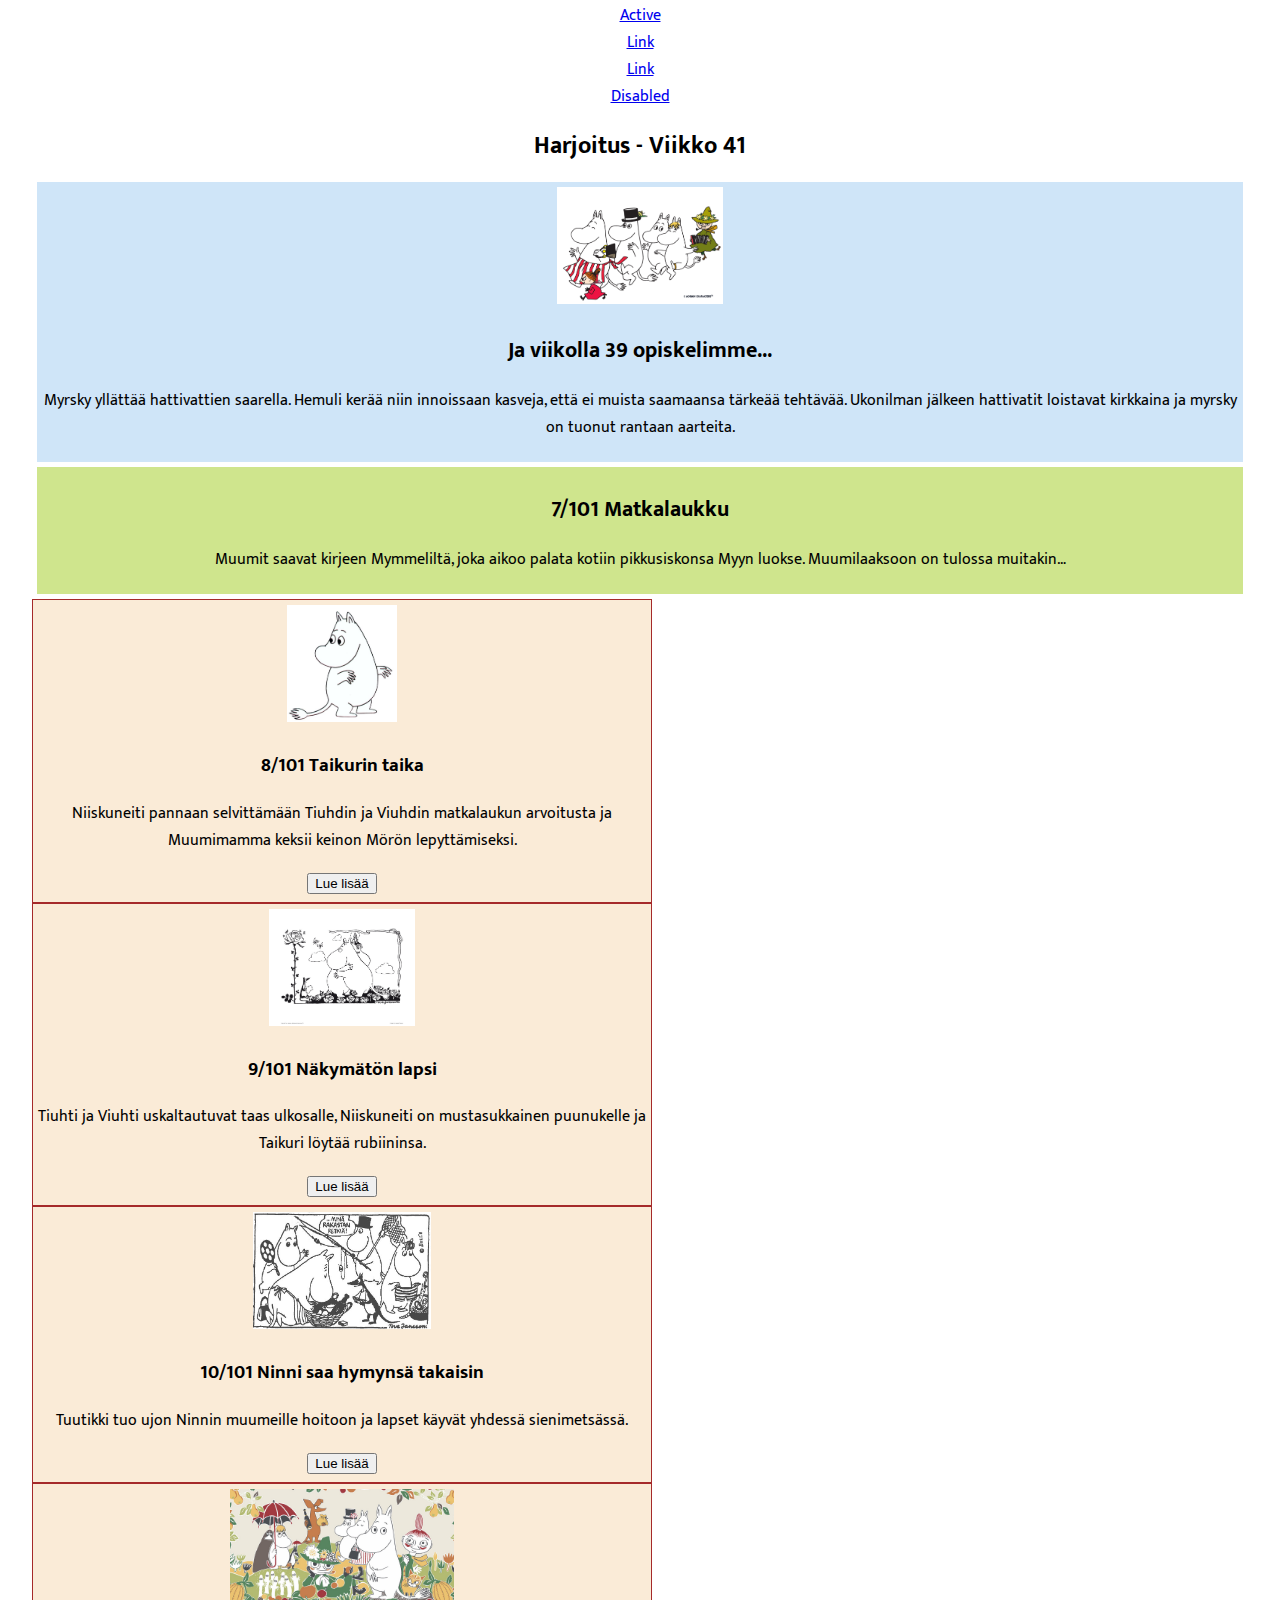
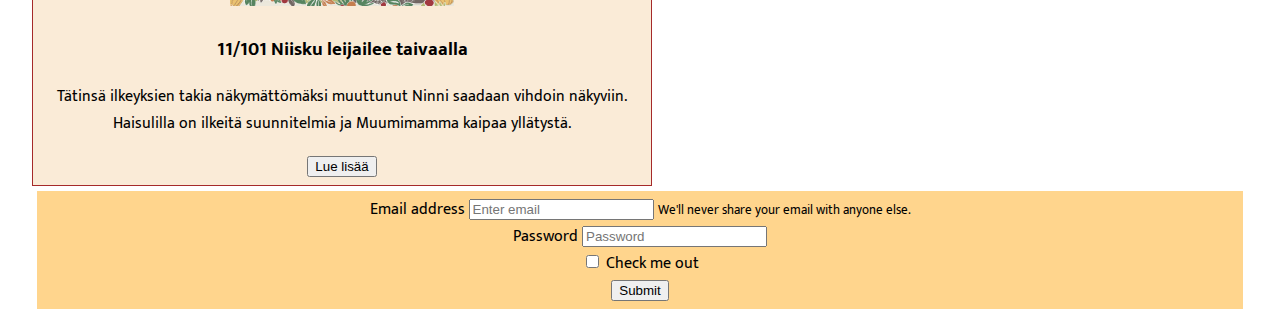
<file: bs-vakiotyylit/index.html>
<!DOCTYPE html>
<html lang="en">
<head>
    <title>Harkka vko 41 osa 1</title>
    <meta charset="UTF-8">
    <!-- <meta name="viewport" content="width=device-width, initial-scale=1"> Kappas vain, se löytyikin täältä! -->
    <link rel="stylesheet" href="styles.css">
    <link href="https://fonts.googleapis.com/css?family=Mukta" rel="stylesheet"> 
    <link rel="stylesheet" href="https://maxcdn.bootstrapcdn.com/bootstrap/4.0.0-beta/css/bootstrap.min.css" integrity="sha384-/Y6pD6FV/Vv2HJnA6t+vslU6fwYXjCFtcEpHbNJ0lyAFsXTsjBbfaDjzALeQsN6M" crossorigin="anonymous">
</head>

<body>

    <nav>
    <ul class="nav nav-tabs">
        <li class="nav-item">
        <a class="nav-link active" href="#">Active</a>
        </li>
        <li class="nav-item">
        <a class="nav-link" href="#">Link</a>
        </li>
        <li class="nav-item">
        <a class="nav-link" href="#">Link</a>
        </li>
        <li class="nav-item">
        <a class="nav-link disabled" href="#">Disabled</a>
        </li>
    </ul>
        
    </nav>


    <header>
        <h1  class="text-uppercase">Harjoitus - Viikko 41</h1>
    </header>

    <main class="rounded">
        <img src="images/muumit2.jpg" alt="Muumikuva" class="rounded-circle"/>
        <h2>Ja viikolla 39 opiskelimme...</h2>
        <p >Myrsky yllättää hattivattien saarella. Hemuli kerää niin innoissaan kasveja, että ei muista saamaansa tärkeää tehtävää. Ukonilman jälkeen hattivatit loistavat kirkkaina ja myrsky on tuonut rantaan aarteita.</p>
    </main>

    <aside class="rounded">
      <h2>7/101 Matkalaukku </h2>
      <p class="font-italic">Muumit saavat kirjeen Mymmeliltä, joka aikoo palata kotiin pikkusiskonsa Myyn luokse. Muumilaaksoon on tulossa muitakin…</p>
    </aside>
    
    <content>

    <article class="rounded">
        <img src="images/muumit3.jpg" alt="Muumikuva" class="rounded-circle"/>
        <h3>8/101 Taikurin taika</h3>
        <p class="font-italic">Niiskuneiti pannaan selvittämään Tiuhdin ja Viuhdin matkalaukun arvoitusta ja Muumimamma keksii keinon Mörön lepyttämiseksi.</p>
        <button type="button" class="btn btn-outline-warning">Lue lisää</button>
    </article>

    <article class="rounded">
        <img src="images/muumit4.jpg" alt="Muumikuva" class="rounded-circle"/>
        <h3>9/101 Näkymätön lapsi </h3>
        <p class="font-italic">Tiuhti ja Viuhti uskaltautuvat taas ulkosalle, Niiskuneiti on mustasukkainen puunukelle ja Taikuri löytää rubiininsa.</p>
        <button type="button" class="btn btn-outline-warning">Lue lisää</button>
    </article>

    <article class="rounded">
        <img src="images/muumit5.JPG" alt="Muumikuva" class="rounded-circle"/>
        <h3>10/101 Ninni saa hymynsä takaisin</h3>
        <p class="font-italic">Tuutikki tuo ujon Ninnin muumeille hoitoon ja lapset käyvät yhdessä sienimetsässä.</p>
        <button type="button" class="btn btn-outline-warning">Lue lisää</button>
    </article>

    <article class="rounded">
        <img src="images/muumit6.jpg" alt="Muumikuva" class="rounded-circle"/>
        <h3>11/101 Niisku leijailee taivaalla</h3>
        <p class="font-italic">Tätinsä ilkeyksien takia näkymättömäksi muuttunut Ninni saadaan vihdoin näkyviin. Haisulilla on ilkeitä suunnitelmia ja Muumimamma kaipaa yllätystä.</p>
        <button type="button" class="btn btn-outline-warning">Lue lisää</button>
    </article>
        
    </content>

    <section class="rounded">
        
<form class="rounded">
  <div class="form-group">
    <label for="exampleInputEmail1">Email address</label>
    <input type="email" class="form-control" id="exampleInputEmail1" aria-describedby="emailHelp" placeholder="Enter email">
    <small id="emailHelp" class="form-text text-muted">We'll never share your email with anyone else.</small>
  </div>
  <div class="form-group">
    <label for="exampleInputPassword1">Password</label>
    <input type="password" class="form-control" id="exampleInputPassword1" placeholder="Password">
  </div>
  <div class="form-check">
    <label class="form-check-label">
      <input type="checkbox" class="form-check-input">
      Check me out
    </label>
  </div>
  <button type="submit" class="btn btn-primary">Submit</button>
</form>
        
        
    </section>

    <footer>
      <ul>
        <li><a href=""></a></li>
        <li><a href=""></a></li>
      </ul>
    </footer>

</body>
</html>
</file>
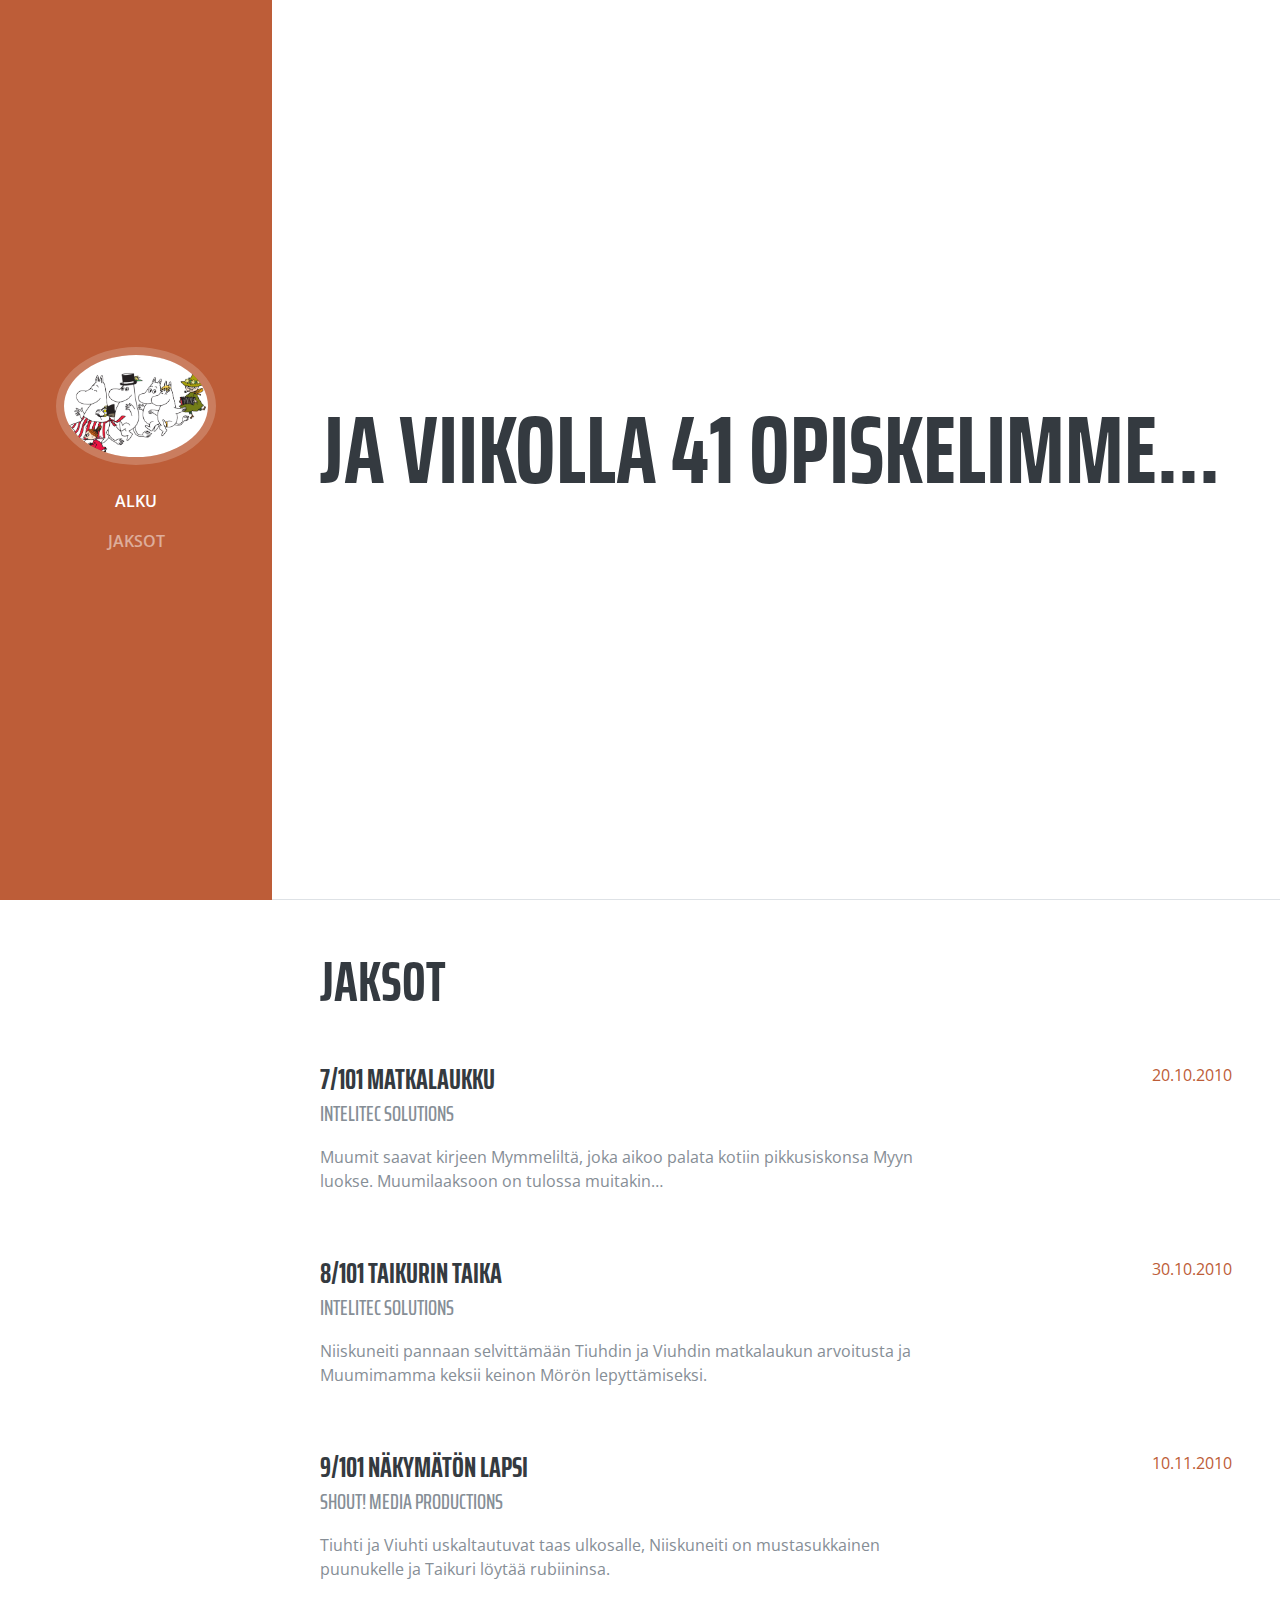
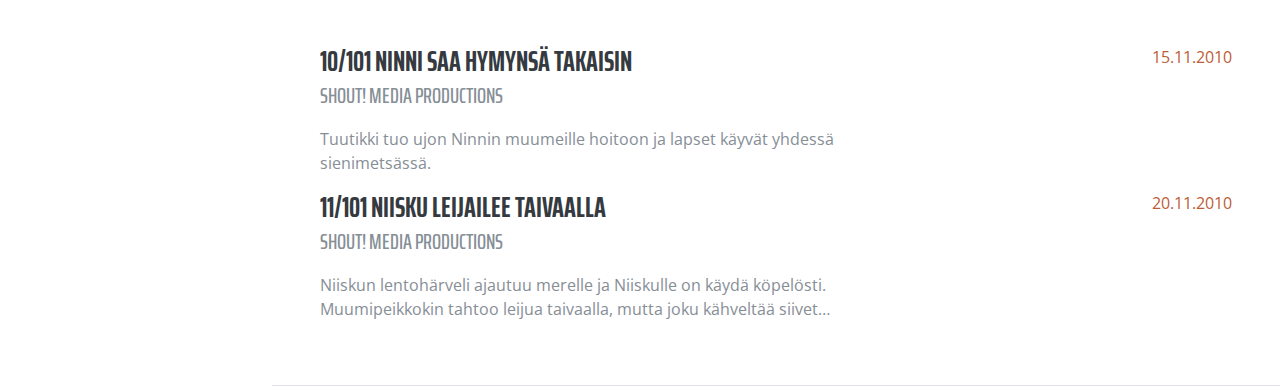
<file: bs-teema/bootstrap/index.html>
<!DOCTYPE html>
<html lang="en">

  <head>

    <meta charset="utf-8">
    <meta name="viewport" content="width=device-width, initial-scale=1, shrink-to-fit=no">
    <meta name="description" content="">
    <meta name="author" content="">

    <title>Resume - Start Bootstrap Theme</title>

    <!-- Bootstrap core CSS -->
    <link href="vendor/bootstrap/css/bootstrap.min.css" rel="stylesheet">

    <!-- Custom fonts for this template -->
    <link href="https://fonts.googleapis.com/css?family=Saira+Extra+Condensed:100,200,300,400,500,600,700,800,900" rel="stylesheet">
    <link href="https://fonts.googleapis.com/css?family=Open+Sans:300,300i,400,400i,600,600i,700,700i,800,800i" rel="stylesheet">
    <link href="vendor/font-awesome/css/font-awesome.min.css" rel="stylesheet">
    <link href="vendor/devicons/css/devicons.min.css" rel="stylesheet">
    <link href="vendor/simple-line-icons/css/simple-line-icons.css" rel="stylesheet">

    <!-- Custom styles for this template -->
    <link href="css/resume.min.css" rel="stylesheet">

  </head>

  <body id="page-top">

    <nav class="navbar navbar-expand-lg navbar-dark bg-primary fixed-top" id="sideNav">
      <a class="navbar-brand js-scroll-trigger" href="#page-top">
        <span class="d-block d-lg-none">Start Bootstrap</span>
        <span class="d-none d-lg-block">
          <img class="img-fluid img-profile rounded-circle mx-auto mb-2" src="img/muumit2.jpg" alt="">
        </span>
      </a>
      <button class="navbar-toggler" type="button" data-toggle="collapse" data-target="#navbarSupportedContent" aria-controls="navbarSupportedContent" aria-expanded="false" aria-label="Toggle navigation">
        <span class="navbar-toggler-icon"></span>
      </button>
      <div class="collapse navbar-collapse" id="navbarSupportedContent">
        <ul class="navbar-nav">
          <li class="nav-item">
            <a class="nav-link js-scroll-trigger" href="#about">Alku</a>
          </li>
          <li class="nav-item">
            <a class="nav-link js-scroll-trigger" href="#experience">Jaksot</a>
          </li>
        </ul>
      </div>
    </nav>

    <div class="container-fluid p-0">

      <section class="resume-section p-3 p-lg-5 d-flex d-column" id="about">
        <div class="my-auto">
          <h1 class="mb-0">Ja viikolla 41 opiskelimme...
          </h1>
        </div>
      </section>

      <section class="resume-section p-3 p-lg-5 d-flex flex-column" id="experience">
        <div class="my-auto">
          <h2 class="mb-5">Jaksot</h2>

          <div class="resume-item d-flex flex-column flex-md-row mb-5">
            <div class="resume-content mr-auto">
              <h3 class="mb-0">7/101 Matkalaukku</h3>
              <div class="subheading mb-3">Intelitec Solutions</div>
              <p>Muumit saavat kirjeen Mymmeliltä, joka aikoo palata kotiin pikkusiskonsa Myyn luokse. Muumilaaksoon on tulossa muitakin…</p>
            </div>
            <div class="resume-date text-md-right">
              <span class="text-primary">20.10.2010</span>
            </div>
          </div>

          <div class="resume-item d-flex flex-column flex-md-row mb-5">
            <div class="resume-content mr-auto">
              <h3 class="mb-0">8/101 Taikurin taika</h3>
              <div class="subheading mb-3">Intelitec Solutions</div>
              <p>Niiskuneiti pannaan selvittämään Tiuhdin ja Viuhdin matkalaukun arvoitusta ja Muumimamma keksii keinon Mörön lepyttämiseksi.</p>
            </div>
            <div class="resume-date text-md-right">
              <span class="text-primary">30.10.2010</span>
            </div>
          </div>

          <div class="resume-item d-flex flex-column flex-md-row mb-5">
            <div class="resume-content mr-auto">
              <h3 class="mb-0">9/101 Näkymätön lapsi </h3>
              <div class="subheading mb-3">Shout! Media Productions</div>
              <p>Tiuhti ja Viuhti uskaltautuvat taas ulkosalle, Niiskuneiti on mustasukkainen puunukelle ja Taikuri löytää rubiininsa.</p>
            </div>
            <div class="resume-date text-md-right">
              <span class="text-primary">10.11.2010</span>
            </div>
          </div>

          <div class="resume-item d-flex flex-column flex-md-row">
            <div class="resume-content mr-auto">
              <h3 class="mb-0">10/101 Ninni saa hymynsä takaisin</h3>
              <div class="subheading mb-3">Shout! Media Productions</div>
              <p>Tuutikki tuo ujon Ninnin muumeille hoitoon ja lapset käyvät yhdessä sienimetsässä.</p>
            </div>
            <div class="resume-date text-md-right">
              <span class="text-primary">15.11.2010</span>
            </div>
          </div>
            
            <div class="resume-item d-flex flex-column flex-md-row">
            <div class="resume-content mr-auto">
              <h3 class="mb-0">11/101 Niisku leijailee taivaalla</h3>
              <div class="subheading mb-3">Shout! Media Productions</div>
              <p>Niiskun lentohärveli ajautuu merelle ja Niiskulle on käydä köpelösti. Muumipeikkokin tahtoo leijua taivaalla, mutta joku kähveltää siivet…</p>
            </div>
            <div class="resume-date text-md-right">
              <span class="text-primary">20.11.2010</span>
            </div>
          </div>

        </div>

      </section>
    </div>

    <!-- Bootstrap core JavaScript -->
    <script src="vendor/jquery/jquery.min.js"></script>
    <script src="vendor/bootstrap/js/bootstrap.bundle.min.js"></script>

    <!-- Plugin JavaScript -->
    <script src="vendor/jquery-easing/jquery.easing.min.js"></script>

    <!-- Custom scripts for this template -->
    <script src="js/resume.min.js"></script>

  </body>

</html>
</file>
<file: bs-vakiotyylit/styles.css>
body {
    width: 99%;
    font-family: 'Mukta', sans-serif;
    text-align: center;
    margin: auto;
}

img {
    margin: 0;
    height: 120px
}

article {
    background-color: antiquewhite;
    border: 1px solid brown;
    margin: 5px;
    padding: 5px;
}

section {
    background-color: #FFD58D;
    margin: 5px;
    padding: 5px;
}
main {
    background-color: #CFE5F8;
    margin: 5px;
    padding: 5px;
}

aside {
    background-color: #CFE58D;
    margin: 5px;
    padding: 5px;
}

ul {
    margin: 2px;
    padding: 0;
}

h1 {
    font-size: 150%;
  
}
h2 {
    font-size:  140%;
}

  li {

    list-style-type: none;
}


@media only screen and (max-width: 500px) {
    
    
}


@media only screen and (min-width: 501px) {
    
    
    body {
        width: 95%;
    }
    
    article {
        width: 50%;
        margin: 0;
    }
    
    content {
        display: flex;
        flex-wrap: wrap;
    }
    img {
        height: 117px;
    }
}

@media only screen and (min-width: 1300px) {
    
    article {
        width: 25%;
        margin: 0;
    }
    
    content {
        display: flex;
        flex-wrap: wrap;
    }
    
    img {
        height: 150px;
    }
    
    
}
</file>
<file: bs-teema/bootstrap/vendor/simple-line-icons/css/simple-line-icons.css>
@font-face {
  font-family: 'simple-line-icons';
  src: url('../fonts/Simple-Line-Icons.eot?v=2.4.0');
  src: url('../fonts/Simple-Line-Icons.eot?v=2.4.0#iefix') format('embedded-opentype'), url('../fonts/Simple-Line-Icons.woff2?v=2.4.0') format('woff2'), url('../fonts/Simple-Line-Icons.ttf?v=2.4.0') format('truetype'), url('../fonts/Simple-Line-Icons.woff?v=2.4.0') format('woff'), url('../fonts/Simple-Line-Icons.svg?v=2.4.0#simple-line-icons') format('svg');
  font-weight: normal;
  font-style: normal;
}
/*
 Use the following CSS code if you want to have a class per icon.
 Instead of a list of all class selectors, you can use the generic [class*="icon-"] selector, but it's slower:
*/
.icon-user,
.icon-people,
.icon-user-female,
.icon-user-follow,
.icon-user-following,
.icon-user-unfollow,
.icon-login,
.icon-logout,
.icon-emotsmile,
.icon-phone,
.icon-call-end,
.icon-call-in,
.icon-call-out,
.icon-map,
.icon-location-pin,
.icon-direction,
.icon-directions,
.icon-compass,
.icon-layers,
.icon-menu,
.icon-list,
.icon-options-vertical,
.icon-options,
.icon-arrow-down,
.icon-arrow-left,
.icon-arrow-right,
.icon-arrow-up,
.icon-arrow-up-circle,
.icon-arrow-left-circle,
.icon-arrow-right-circle,
.icon-arrow-down-circle,
.icon-check,
.icon-clock,
.icon-plus,
.icon-minus,
.icon-close,
.icon-event,
.icon-exclamation,
.icon-organization,
.icon-trophy,
.icon-screen-smartphone,
.icon-screen-desktop,
.icon-plane,
.icon-notebook,
.icon-mustache,
.icon-mouse,
.icon-magnet,
.icon-energy,
.icon-disc,
.icon-cursor,
.icon-cursor-move,
.icon-crop,
.icon-chemistry,
.icon-speedometer,
.icon-shield,
.icon-screen-tablet,
.icon-magic-wand,
.icon-hourglass,
.icon-graduation,
.icon-ghost,
.icon-game-controller,
.icon-fire,
.icon-eyeglass,
.icon-envelope-open,
.icon-envelope-letter,
.icon-bell,
.icon-badge,
.icon-anchor,
.icon-wallet,
.icon-vector,
.icon-speech,
.icon-puzzle,
.icon-printer,
.icon-present,
.icon-playlist,
.icon-pin,
.icon-picture,
.icon-handbag,
.icon-globe-alt,
.icon-globe,
.icon-folder-alt,
.icon-folder,
.icon-film,
.icon-feed,
.icon-drop,
.icon-drawer,
.icon-docs,
.icon-doc,
.icon-diamond,
.icon-cup,
.icon-calculator,
.icon-bubbles,
.icon-briefcase,
.icon-book-open,
.icon-basket-loaded,
.icon-basket,
.icon-bag,
.icon-action-undo,
.icon-action-redo,
.icon-wrench,
.icon-umbrella,
.icon-trash,
.icon-tag,
.icon-support,
.icon-frame,
.icon-size-fullscreen,
.icon-size-actual,
.icon-shuffle,
.icon-share-alt,
.icon-share,
.icon-rocket,
.icon-question,
.icon-pie-chart,
.icon-pencil,
.icon-note,
.icon-loop,
.icon-home,
.icon-grid,
.icon-graph,
.icon-microphone,
.icon-music-tone-alt,
.icon-music-tone,
.icon-earphones-alt,
.icon-earphones,
.icon-equalizer,
.icon-like,
.icon-dislike,
.icon-control-start,
.icon-control-rewind,
.icon-control-play,
.icon-control-pause,
.icon-control-forward,
.icon-control-end,
.icon-volume-1,
.icon-volume-2,
.icon-volume-off,
.icon-calendar,
.icon-bulb,
.icon-chart,
.icon-ban,
.icon-bubble,
.icon-camrecorder,
.icon-camera,
.icon-cloud-download,
.icon-cloud-upload,
.icon-envelope,
.icon-eye,
.icon-flag,
.icon-heart,
.icon-info,
.icon-key,
.icon-link,
.icon-lock,
.icon-lock-open,
.icon-magnifier,
.icon-magnifier-add,
.icon-magnifier-remove,
.icon-paper-clip,
.icon-paper-plane,
.icon-power,
.icon-refresh,
.icon-reload,
.icon-settings,
.icon-star,
.icon-symbol-female,
.icon-symbol-male,
.icon-target,
.icon-credit-card,
.icon-paypal,
.icon-social-tumblr,
.icon-social-twitter,
.icon-social-facebook,
.icon-social-instagram,
.icon-social-linkedin,
.icon-social-pinterest,
.icon-social-github,
.icon-social-google,
.icon-social-reddit,
.icon-social-skype,
.icon-social-dribbble,
.icon-social-behance,
.icon-social-foursqare,
.icon-social-soundcloud,
.icon-social-spotify,
.icon-social-stumbleupon,
.icon-social-youtube,
.icon-social-dropbox,
.icon-social-vkontakte,
.icon-social-steam {
  font-family: 'simple-line-icons';
  speak: none;
  font-style: normal;
  font-weight: normal;
  font-variant: normal;
  text-transform: none;
  line-height: 1;
  /* Better Font Rendering =========== */
  -webkit-font-smoothing: antialiased;
  -moz-osx-font-smoothing: grayscale;
}
.icon-user:before {
  content: "\e005";
}
.icon-people:before {
  content: "\e001";
}
.icon-user-female:before {
  content: "\e000";
}
.icon-user-follow:before {
  content: "\e002";
}
.icon-user-following:before {
  content: "\e003";
}
.icon-user-unfollow:before {
  content: "\e004";
}
.icon-login:before {
  content: "\e066";
}
.icon-logout:before {
  content: "\e065";
}
.icon-emotsmile:before {
  content: "\e021";
}
.icon-phone:before {
  content: "\e600";
}
.icon-call-end:before {
  content: "\e048";
}
.icon-call-in:before {
  content: "\e047";
}
.icon-call-out:before {
  content: "\e046";
}
.icon-map:before {
  content: "\e033";
}
.icon-location-pin:before {
  content: "\e096";
}
.icon-direction:before {
  content: "\e042";
}
.icon-directions:before {
  content: "\e041";
}
.icon-compass:before {
  content: "\e045";
}
.icon-layers:before {
  content: "\e034";
}
.icon-menu:before {
  content: "\e601";
}
.icon-list:before {
  content: "\e067";
}
.icon-options-vertical:before {
  content: "\e602";
}
.icon-options:before {
  content: "\e603";
}
.icon-arrow-down:before {
  content: "\e604";
}
.icon-arrow-left:before {
  content: "\e605";
}
.icon-arrow-right:before {
  content: "\e606";
}
.icon-arrow-up:before {
  content: "\e607";
}
.icon-arrow-up-circle:before {
  content: "\e078";
}
.icon-arrow-left-circle:before {
  content: "\e07a";
}
.icon-arrow-right-circle:before {
  content: "\e079";
}
.icon-arrow-down-circle:before {
  content: "\e07b";
}
.icon-check:before {
  content: "\e080";
}
.icon-clock:before {
  content: "\e081";
}
.icon-plus:before {
  content: "\e095";
}
.icon-minus:before {
  content: "\e615";
}
.icon-close:before {
  content: "\e082";
}
.icon-event:before {
  content: "\e619";
}
.icon-exclamation:before {
  content: "\e617";
}
.icon-organization:before {
  content: "\e616";
}
.icon-trophy:before {
  content: "\e006";
}
.icon-screen-smartphone:before {
  content: "\e010";
}
.icon-screen-desktop:before {
  content: "\e011";
}
.icon-plane:before {
  content: "\e012";
}
.icon-notebook:before {
  content: "\e013";
}
.icon-mustache:before {
  content: "\e014";
}
.icon-mouse:before {
  content: "\e015";
}
.icon-magnet:before {
  content: "\e016";
}
.icon-energy:before {
  content: "\e020";
}
.icon-disc:before {
  content: "\e022";
}
.icon-cursor:before {
  content: "\e06e";
}
.icon-cursor-move:before {
  content: "\e023";
}
.icon-crop:before {
  content: "\e024";
}
.icon-chemistry:before {
  content: "\e026";
}
.icon-speedometer:before {
  content: "\e007";
}
.icon-shield:before {
  content: "\e00e";
}
.icon-screen-tablet:before {
  content: "\e00f";
}
.icon-magic-wand:before {
  content: "\e017";
}
.icon-hourglass:before {
  content: "\e018";
}
.icon-graduation:before {
  content: "\e019";
}
.icon-ghost:before {
  content: "\e01a";
}
.icon-game-controller:before {
  content: "\e01b";
}
.icon-fire:before {
  content: "\e01c";
}
.icon-eyeglass:before {
  content: "\e01d";
}
.icon-envelope-open:before {
  content: "\e01e";
}
.icon-envelope-letter:before {
  content: "\e01f";
}
.icon-bell:before {
  content: "\e027";
}
.icon-badge:before {
  content: "\e028";
}
.icon-anchor:before {
  content: "\e029";
}
.icon-wallet:before {
  content: "\e02a";
}
.icon-vector:before {
  content: "\e02b";
}
.icon-speech:before {
  content: "\e02c";
}
.icon-puzzle:before {
  content: "\e02d";
}
.icon-printer:before {
  content: "\e02e";
}
.icon-present:before {
  content: "\e02f";
}
.icon-playlist:before {
  content: "\e030";
}
.icon-pin:before {
  content: "\e031";
}
.icon-picture:before {
  content: "\e032";
}
.icon-handbag:before {
  content: "\e035";
}
.icon-globe-alt:before {
  content: "\e036";
}
.icon-globe:before {
  content: "\e037";
}
.icon-folder-alt:before {
  content: "\e039";
}
.icon-folder:before {
  content: "\e089";
}
.icon-film:before {
  content: "\e03a";
}
.icon-feed:before {
  content: "\e03b";
}
.icon-drop:before {
  content: "\e03e";
}
.icon-drawer:before {
  content: "\e03f";
}
.icon-docs:before {
  content: "\e040";
}
.icon-doc:before {
  content: "\e085";
}
.icon-diamond:before {
  content: "\e043";
}
.icon-cup:before {
  content: "\e044";
}
.icon-calculator:before {
  content: "\e049";
}
.icon-bubbles:before {
  content: "\e04a";
}
.icon-briefcase:before {
  content: "\e04b";
}
.icon-book-open:before {
  content: "\e04c";
}
.icon-basket-loaded:before {
  content: "\e04d";
}
.icon-basket:before {
  content: "\e04e";
}
.icon-bag:before {
  content: "\e04f";
}
.icon-action-undo:before {
  content: "\e050";
}
.icon-action-redo:before {
  content: "\e051";
}
.icon-wrench:before {
  content: "\e052";
}
.icon-umbrella:before {
  content: "\e053";
}
.icon-trash:before {
  content: "\e054";
}
.icon-tag:before {
  content: "\e055";
}
.icon-support:before {
  content: "\e056";
}
.icon-frame:before {
  content: "\e038";
}
.icon-size-fullscreen:before {
  content: "\e057";
}
.icon-size-actual:before {
  content: "\e058";
}
.icon-shuffle:before {
  content: "\e059";
}
.icon-share-alt:before {
  content: "\e05a";
}
.icon-share:before {
  content: "\e05b";
}
.icon-rocket:before {
  content: "\e05c";
}
.icon-question:before {
  content: "\e05d";
}
.icon-pie-chart:before {
  content: "\e05e";
}
.icon-pencil:before {
  content: "\e05f";
}
.icon-note:before {
  content: "\e060";
}
.icon-loop:before {
  content: "\e064";
}
.icon-home:before {
  content: "\e069";
}
.icon-grid:before {
  content: "\e06a";
}
.icon-graph:before {
  content: "\e06b";
}
.icon-microphone:before {
  content: "\e063";
}
.icon-music-tone-alt:before {
  content: "\e061";
}
.icon-music-tone:before {
  content: "\e062";
}
.icon-earphones-alt:before {
  content: "\e03c";
}
.icon-earphones:before {
  content: "\e03d";
}
.icon-equalizer:before {
  content: "\e06c";
}
.icon-like:before {
  content: "\e068";
}
.icon-dislike:before {
  content: "\e06d";
}
.icon-control-start:before {
  content: "\e06f";
}
.icon-control-rewind:before {
  content: "\e070";
}
.icon-control-play:before {
  content: "\e071";
}
.icon-control-pause:before {
  content: "\e072";
}
.icon-control-forward:before {
  content: "\e073";
}
.icon-control-end:before {
  content: "\e074";
}
.icon-volume-1:before {
  content: "\e09f";
}
.icon-volume-2:before {
  content: "\e0a0";
}
.icon-volume-off:before {
  content: "\e0a1";
}
.icon-calendar:before {
  content: "\e075";
}
.icon-bulb:before {
  content: "\e076";
}
.icon-chart:before {
  content: "\e077";
}
.icon-ban:before {
  content: "\e07c";
}
.icon-bubble:before {
  content: "\e07d";
}
.icon-camrecorder:before {
  content: "\e07e";
}
.icon-camera:before {
  content: "\e07f";
}
.icon-cloud-download:before {
  content: "\e083";
}
.icon-cloud-upload:before {
  content: "\e084";
}
.icon-envelope:before {
  content: "\e086";
}
.icon-eye:before {
  content: "\e087";
}
.icon-flag:before {
  content: "\e088";
}
.icon-heart:before {
  content: "\e08a";
}
.icon-info:before {
  content: "\e08b";
}
.icon-key:before {
  content: "\e08c";
}
.icon-link:before {
  content: "\e08d";
}
.icon-lock:before {
  content: "\e08e";
}
.icon-lock-open:before {
  content: "\e08f";
}
.icon-magnifier:before {
  content: "\e090";
}
.icon-magnifier-add:before {
  content: "\e091";
}
.icon-magnifier-remove:before {
  content: "\e092";
}
.icon-paper-clip:before {
  content: "\e093";
}
.icon-paper-plane:before {
  content: "\e094";
}
.icon-power:before {
  content: "\e097";
}
.icon-refresh:before {
  content: "\e098";
}
.icon-reload:before {
  content: "\e099";
}
.icon-settings:before {
  content: "\e09a";
}
.icon-star:before {
  content: "\e09b";
}
.icon-symbol-female:before {
  content: "\e09c";
}
.icon-symbol-male:before {
  content: "\e09d";
}
.icon-target:before {
  content: "\e09e";
}
.icon-credit-card:before {
  content: "\e025";
}
.icon-paypal:before {
  content: "\e608";
}
.icon-social-tumblr:before {
  content: "\e00a";
}
.icon-social-twitter:before {
  content: "\e009";
}
.icon-social-facebook:before {
  content: "\e00b";
}
.icon-social-instagram:before {
  content: "\e609";
}
.icon-social-linkedin:before {
  content: "\e60a";
}
.icon-social-pinterest:before {
  content: "\e60b";
}
.icon-social-github:before {
  content: "\e60c";
}
.icon-social-google:before {
  content: "\e60d";
}
.icon-social-reddit:before {
  content: "\e60e";
}
.icon-social-skype:before {
  content: "\e60f";
}
.icon-social-dribbble:before {
  content: "\e00d";
}
.icon-social-behance:before {
  content: "\e610";
}
.icon-social-foursqare:before {
  content: "\e611";
}
.icon-social-soundcloud:before {
  content: "\e612";
}
.icon-social-spotify:before {
  content: "\e613";
}
.icon-social-stumbleupon:before {
  content: "\e614";
}
.icon-social-youtube:before {
  content: "\e008";
}
.icon-social-dropbox:before {
  content: "\e00c";
}
.icon-social-vkontakte:before {
  content: "\e618";
}
.icon-social-steam:before {
  content: "\e620";
}
</file>
<file: bs-teema/bootstrap/vendor/devicons/css/devicons.min.css>
/*!
 *  Devicons 1.8.0 made by Theodore Vorillas / http://vorillaz.com 
 */
@font-face{font-family:devicons;src:url(../fonts/devicons.eot?xqxft6);src:url(../fonts/devicons.eot?#iefixxqxft6) format("embedded-opentype"),url(../fonts/devicons.woff?xqxft6) format("woff"),url(../fonts/devicons.ttf?xqxft6) format("truetype"),url(../fonts/devicons.svg?xqxft6#devicons) format("svg");font-weight:400;font-style:normal}.devicons{font-family:devicons;speak:none;font-style:normal;font-weight:400;font-variant:normal;text-transform:none;line-height:1;-webkit-font-smoothing:antialiased;-moz-osx-font-smoothing:grayscale}.devicons-git:before{content:"\e602"}.devicons-git_compare:before{content:"\e628"}.devicons-git_branch:before{content:"\e625"}.devicons-git_commit:before{content:"\e629"}.devicons-git_pull_request:before{content:"\e626"}.devicons-git_merge:before{content:"\e627"}.devicons-bitbucket:before{content:"\e603"}.devicons-github_alt:before{content:"\e608"}.devicons-github_badge:before{content:"\e609"}.devicons-github:before{content:"\e60a"}.devicons-github_full:before{content:"\e617"}.devicons-java:before{content:"\e638"}.devicons-ruby:before{content:"\e639"}.devicons-scala:before{content:"\e637"}.devicons-python:before{content:"\e63c"}.devicons-go:before{content:"\e624"}.devicons-ruby_on_rails:before{content:"\e63b"}.devicons-django:before{content:"\e61d"}.devicons-markdown:before{content:"\e63e"}.devicons-php:before{content:"\e63d"}.devicons-mysql:before{content:"\e604"}.devicons-streamline:before{content:"\e605"}.devicons-database:before{content:"\e606"}.devicons-laravel:before{content:"\e63f"}.devicons-javascript:before{content:"\e64e"}.devicons-angular:before{content:"\e653"}.devicons-backbone:before{content:"\e652"}.devicons-coffeescript:before{content:"\e651"}.devicons-jquery:before{content:"\e650"}.devicons-modernizr:before{content:"\e620"}.devicons-jquery_ui:before{content:"\e654"}.devicons-ember:before{content:"\e61b"}.devicons-dojo:before{content:"\e61c"}.devicons-nodejs:before{content:"\e619"}.devicons-nodejs_small:before{content:"\e618"}.devicons-javascript_shield:before{content:"\e64f"}.devicons-bootstrap:before{content:"\e647"}.devicons-sass:before{content:"\e64b"}.devicons-css3_full:before{content:"\e64a"}.devicons-css3:before{content:"\e649"}.devicons-html5:before{content:"\e636"}.devicons-html5_multimedia:before{content:"\e632"}.devicons-html5_device_access:before{content:"\e633"}.devicons-html5_3d_effects:before{content:"\e635"}.devicons-html5_connectivity:before{content:"\e634"}.devicons-ghost_small:before{content:"\e614"}.devicons-ghost:before{content:"\e61f"}.devicons-magento:before{content:"\e640"}.devicons-joomla:before{content:"\e641"}.devicons-jekyll_small:before{content:"\e60d"}.devicons-drupal:before{content:"\e642"}.devicons-wordpress:before{content:"\e60b"}.devicons-grunt:before{content:"\e64c"}.devicons-bower:before{content:"\e64d"}.devicons-npm:before{content:"\e61e"}.devicons-yahoo_small:before{content:"\e62b"}.devicons-yahoo:before{content:"\e615"}.devicons-bing_small:before{content:"\e600"}.devicons-windows:before{content:"\e60f"}.devicons-linux:before{content:"\e612"}.devicons-ubuntu:before{content:"\e63a"}.devicons-android:before{content:"\e60e"}.devicons-apple:before{content:"\e611"}.devicons-appstore:before{content:"\e613"}.devicons-phonegap:before{content:"\e630"}.devicons-blackberry:before{content:"\e623"}.devicons-stackoverflow:before{content:"\e610"}.devicons-techcrunch:before{content:"\e62c"}.devicons-codrops:before{content:"\e62f"}.devicons-css_tricks:before{content:"\e601"}.devicons-smashing_magazine:before{content:"\e62d"}.devicons-netmagazine:before{content:"\e62e"}.devicons-codepen:before{content:"\e616"}.devicons-cssdeck:before{content:"\e62a"}.devicons-hackernews:before{content:"\e61a"}.devicons-dropbox:before{content:"\e607"}.devicons-google_drive:before{content:"\e631"}.devicons-visualstudio:before{content:"\e60c"}.devicons-unity_small:before{content:"\e621"}.devicons-raspberry_pi:before{content:"\e622"}.devicons-chrome:before{content:"\e643"}.devicons-ie:before{content:"\e644"}.devicons-firefox:before{content:"\e645"}.devicons-opera:before{content:"\e646"}.devicons-safari:before{content:"\e648"}.devicons-swift:before{content:"\e655"}.devicons-symfony:before{content:"\e656"}.devicons-symfony_badge:before{content:"\e657"}.devicons-less:before{content:"\e658"}.devicons-stylus:before{content:"\e659"}.devicons-trello:before{content:"\e65a"}.devicons-atlassian:before{content:"\e65b"}.devicons-jira:before{content:"\e65c"}.devicons-envato:before{content:"\e65d"}.devicons-snap_svg:before{content:"\e65e"}.devicons-raphael:before{content:"\e65f"}.devicons-google_analytics:before{content:"\e660"}.devicons-compass:before{content:"\e661"}.devicons-onedrive:before{content:"\e662"}.devicons-gulp:before{content:"\e663"}.devicons-atom:before{content:"\e664"}.devicons-cisco:before{content:"\e665"}.devicons-nancy:before{content:"\e666"}.devicons-clojure:before{content:"\e668"}.devicons-clojure_alt:before{content:"\e66a"}.devicons-perl:before{content:"\e669"}.devicons-celluloid:before{content:"\e66b"}.devicons-w3c:before{content:"\e66c"}.devicons-redis:before{content:"\e66d"}.devicons-postgresql:before{content:"\e66e"}.devicons-webplatform:before{content:"\e66f"}.devicons-jenkins:before{content:"\e667"}.devicons-requirejs:before{content:"\e670"}.devicons-opensource:before{content:"\e671"}.devicons-typo3:before{content:"\e672"}.devicons-uikit:before{content:"\e673"}.devicons-doctrine:before{content:"\e674"}.devicons-groovy:before{content:"\e675"}.devicons-nginx:before{content:"\e676"}.devicons-haskell:before{content:"\e677"}.devicons-zend:before{content:"\e678"}.devicons-gnu:before{content:"\e679"}.devicons-yeoman:before{content:"\e67a"}.devicons-heroku:before{content:"\e67b"}.devicons-debian:before{content:"\e67d"}.devicons-travis:before{content:"\e67e"}.devicons-dotnet:before{content:"\e67f"}.devicons-codeigniter:before{content:"\e680"}.devicons-javascript_badge:before{content:"\e681"}.devicons-yii:before{content:"\e682"}.devicons-msql_server:before{content:"\e67c"}.devicons-composer:before{content:"\e683"}.devicons-krakenjs_badge:before{content:"\e684"}.devicons-krakenjs:before{content:"\e685"}.devicons-mozilla:before{content:"\e686"}.devicons-firebase:before{content:"\e687"}.devicons-sizzlejs:before{content:"\e688"}.devicons-creativecommons:before{content:"\e689"}.devicons-creativecommons_badge:before{content:"\e68a"}.devicons-mitlicence:before{content:"\e68b"}.devicons-senchatouch:before{content:"\e68c"}.devicons-bugsense:before{content:"\e68d"}.devicons-extjs:before{content:"\e68e"}.devicons-mootools_badge:before{content:"\e68f"}.devicons-mootools:before{content:"\e690"}.devicons-ruby_rough:before{content:"\e691"}.devicons-komodo:before{content:"\e692"}.devicons-coda:before{content:"\e693"}.devicons-bintray:before{content:"\e694"}.devicons-terminal:before{content:"\e695"}.devicons-code:before{content:"\e696"}.devicons-responsive:before{content:"\e697"}.devicons-dart:before{content:"\e698"}.devicons-aptana:before{content:"\e699"}.devicons-mailchimp:before{content:"\e69a"}.devicons-netbeans:before{content:"\e69b"}.devicons-dreamweaver:before{content:"\e69c"}.devicons-brackets:before{content:"\e69d"}.devicons-eclipse:before{content:"\e69e"}.devicons-cloud9:before{content:"\e69f"}.devicons-scrum:before{content:"\e6a0"}.devicons-prolog:before{content:"\e6a1"}.devicons-terminal_badge:before{content:"\e6a2"}.devicons-code_badge:before{content:"\e6a3"}.devicons-mongodb:before{content:"\e6a4"}.devicons-meteor:before{content:"\e6a5"}.devicons-meteorfull:before{content:"\e6a6"}.devicons-fsharp:before{content:"\e6a7"}.devicons-rust:before{content:"\e6a8"}.devicons-ionic:before{content:"\e6a9"}.devicons-sublime:before{content:"\e6aa"}.devicons-appcelerator:before{content:"\e6ab"}.devicons-asterisk:before{content:"\e6ac"}.devicons-aws:before{content:"\e6ad"}.devicons-digital-ocean:before{content:"\e6ae"}.devicons-dlang:before{content:"\e6af"}.devicons-docker:before{content:"\e6b0"}.devicons-erlang:before{content:"\e6b1"}.devicons-google-cloud-platform:before{content:"\e6b2"}.devicons-grails:before{content:"\e6b3"}.devicons-illustrator:before{content:"\e6b4"}.devicons-intellij:before{content:"\e6b5"}.devicons-materializecss:before{content:"\e6b6"}.devicons-openshift:before{content:"\e6b7"}.devicons-photoshop:before{content:"\e6b8"}.devicons-rackspace:before{content:"\e6b9"}.devicons-react:before{content:"\e6ba"}.devicons-redhat:before{content:"\e6bb"}.devicons-scriptcs:before{content:"\e6bc"}.devicons-sqllite:before{content:"\e6c4"}.devicons-vim:before{content:"\e6c5"}
</file>
<file: bs-teema/bootstrap/css/resume.min.css>
/*!
 * Start Bootstrap - Resume v4.0.0-beta.2 (https://startbootstrap.com/template-overviews/resume)
 * Copyright 2013-2017 Start Bootstrap
 * Licensed under MIT (https://github.com/BlackrockDigital/startbootstrap-resume/blob/master/LICENSE)
 */body{font-family:'Open Sans',serif;padding-top:54px;color:#868e96}@media (min-width:992px){body{padding-top:0;padding-left:17rem}}h1,h2,h3,h4,h5,h6{font-family:'Saira Extra Condensed',serif;font-weight:700;text-transform:uppercase;color:#343a40}h1{font-size:6rem;line-height:5.5rem}h2{font-size:3.5rem}.subheading{text-transform:uppercase;font-weight:500;font-family:'Saira Extra Condensed',serif;font-size:1.35rem}.list-social-icons a{color:#495057}.list-social-icons a:hover{color:#bd5d38}.list-social-icons a .fa-lg{font-size:1.75rem}.list-icons{font-size:3rem}.list-icons .list-inline-item i:hover{color:#bd5d38}#sideNav .navbar-nav .nav-item .nav-link{font-weight:600;text-transform:uppercase}@media (min-width:992px){#sideNav{text-align:center;position:fixed;top:0;left:0;display:flex;flex-direction:column;width:17rem;height:100vh}#sideNav .navbar-brand{display:flex;margin:auto auto 0;padding:.5rem}#sideNav .navbar-brand .img-profile{max-width:10rem;max-height:10rem;border:.5rem solid rgba(255,255,255,.2)}#sideNav .navbar-collapse{display:flex;align-items:flex-start;flex-grow:0;width:100%;margin-bottom:auto}#sideNav .navbar-collapse .navbar-nav{flex-direction:column;width:100%}#sideNav .navbar-collapse .navbar-nav .nav-item{display:block}#sideNav .navbar-collapse .navbar-nav .nav-item .nav-link{display:block}}section.resume-section{border-bottom:1px solid #dee2e6;padding-top:5rem!important;padding-bottom:5rem!important}section.resume-section .resume-item .resume-date{min-width:none}@media (min-width:768px){section.resume-section{min-height:100vh}section.resume-section .resume-item .resume-date{min-width:18rem}}@media (min-width:992px){section.resume-section{padding-top:3rem!important;padding-bottom:3rem!important}}.bg-primary{background-color:#bd5d38!important}.text-primary{color:#bd5d38!important}a{color:#bd5d38}a:active,a:focus,a:hover{color:#824027}
</file>
